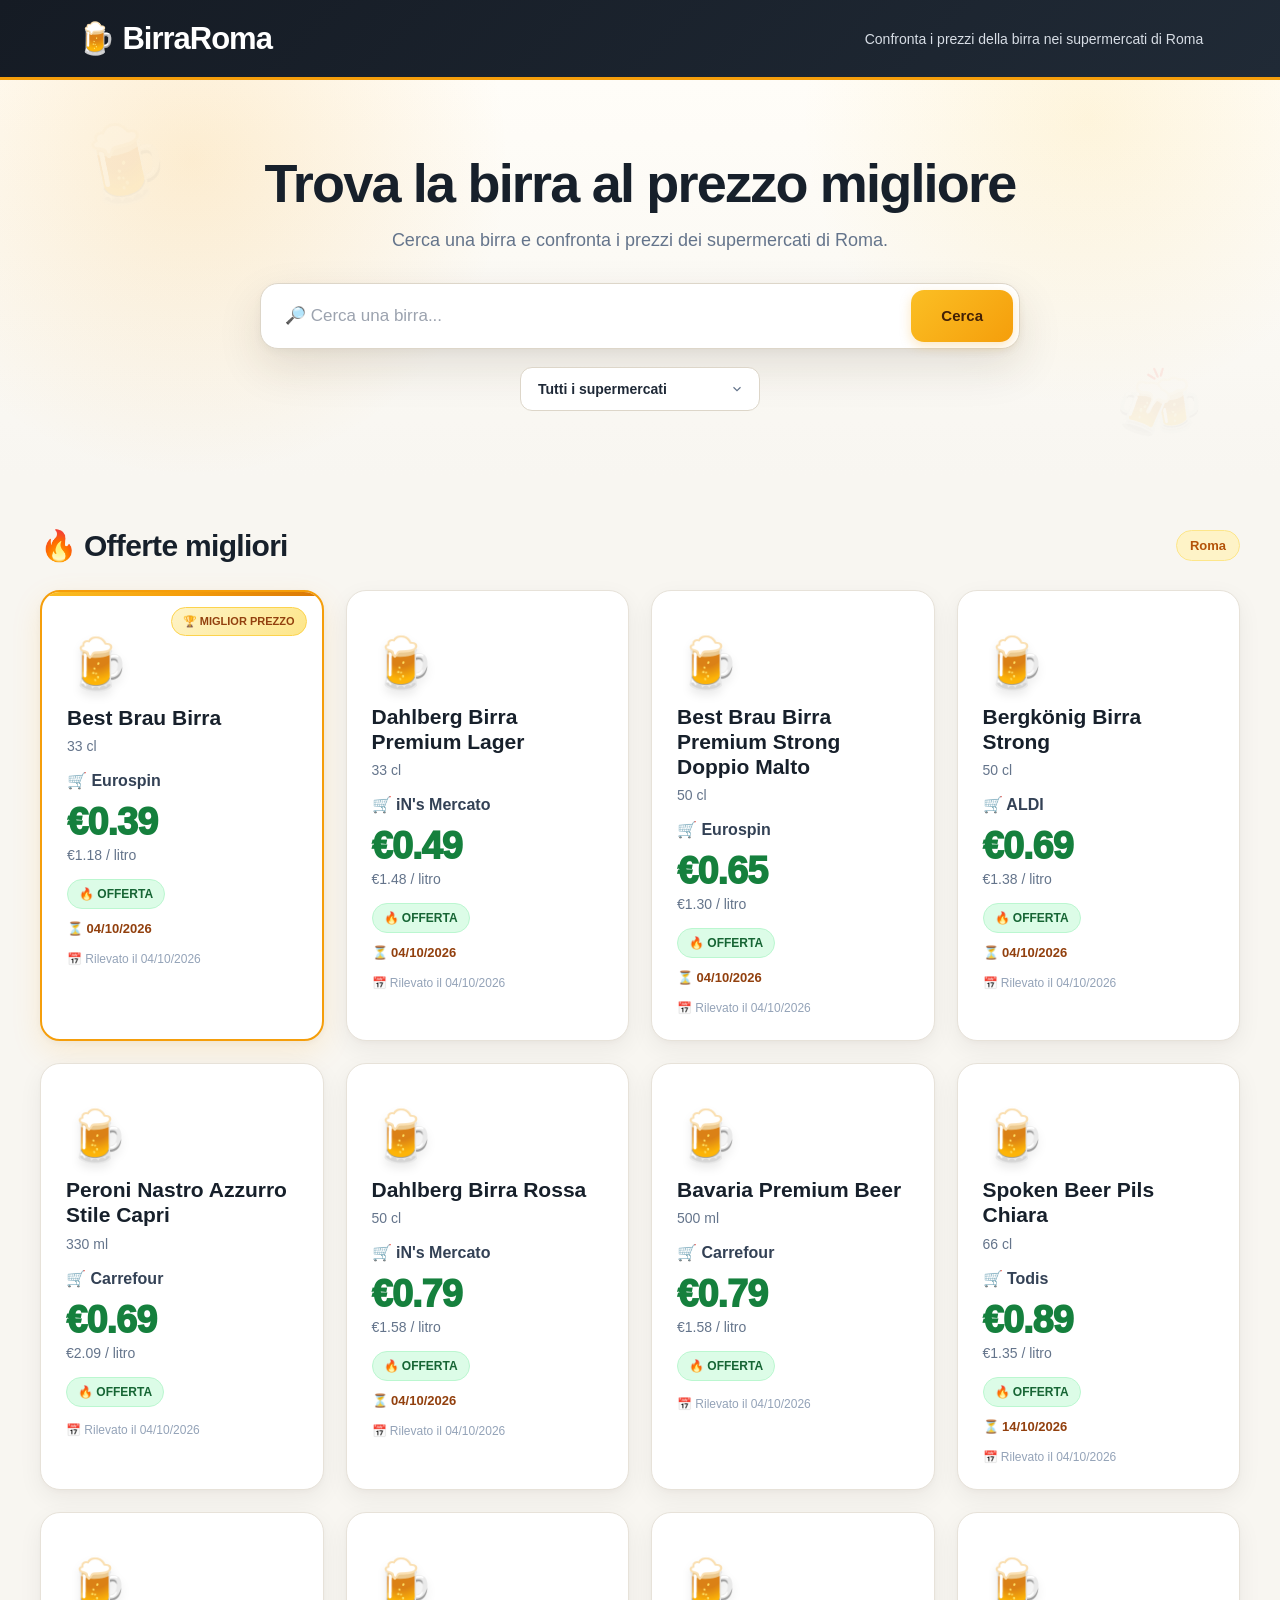
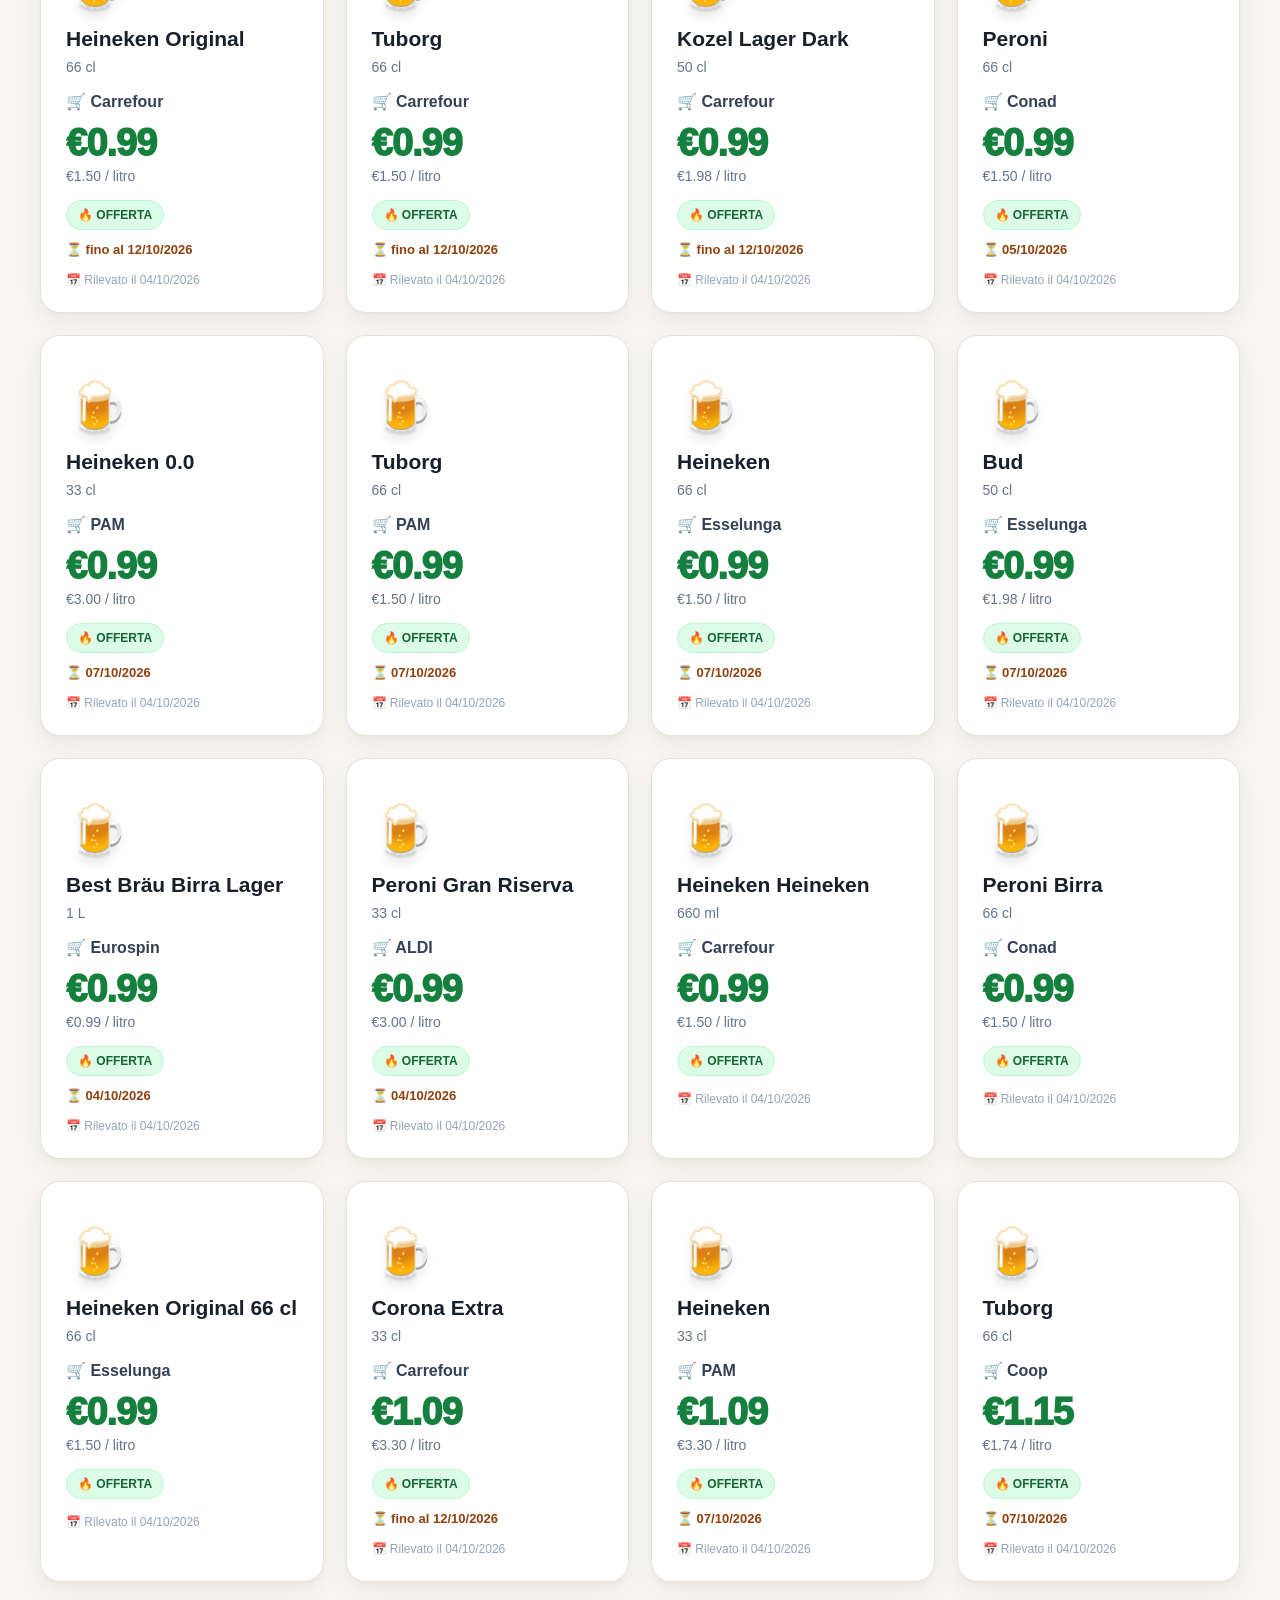
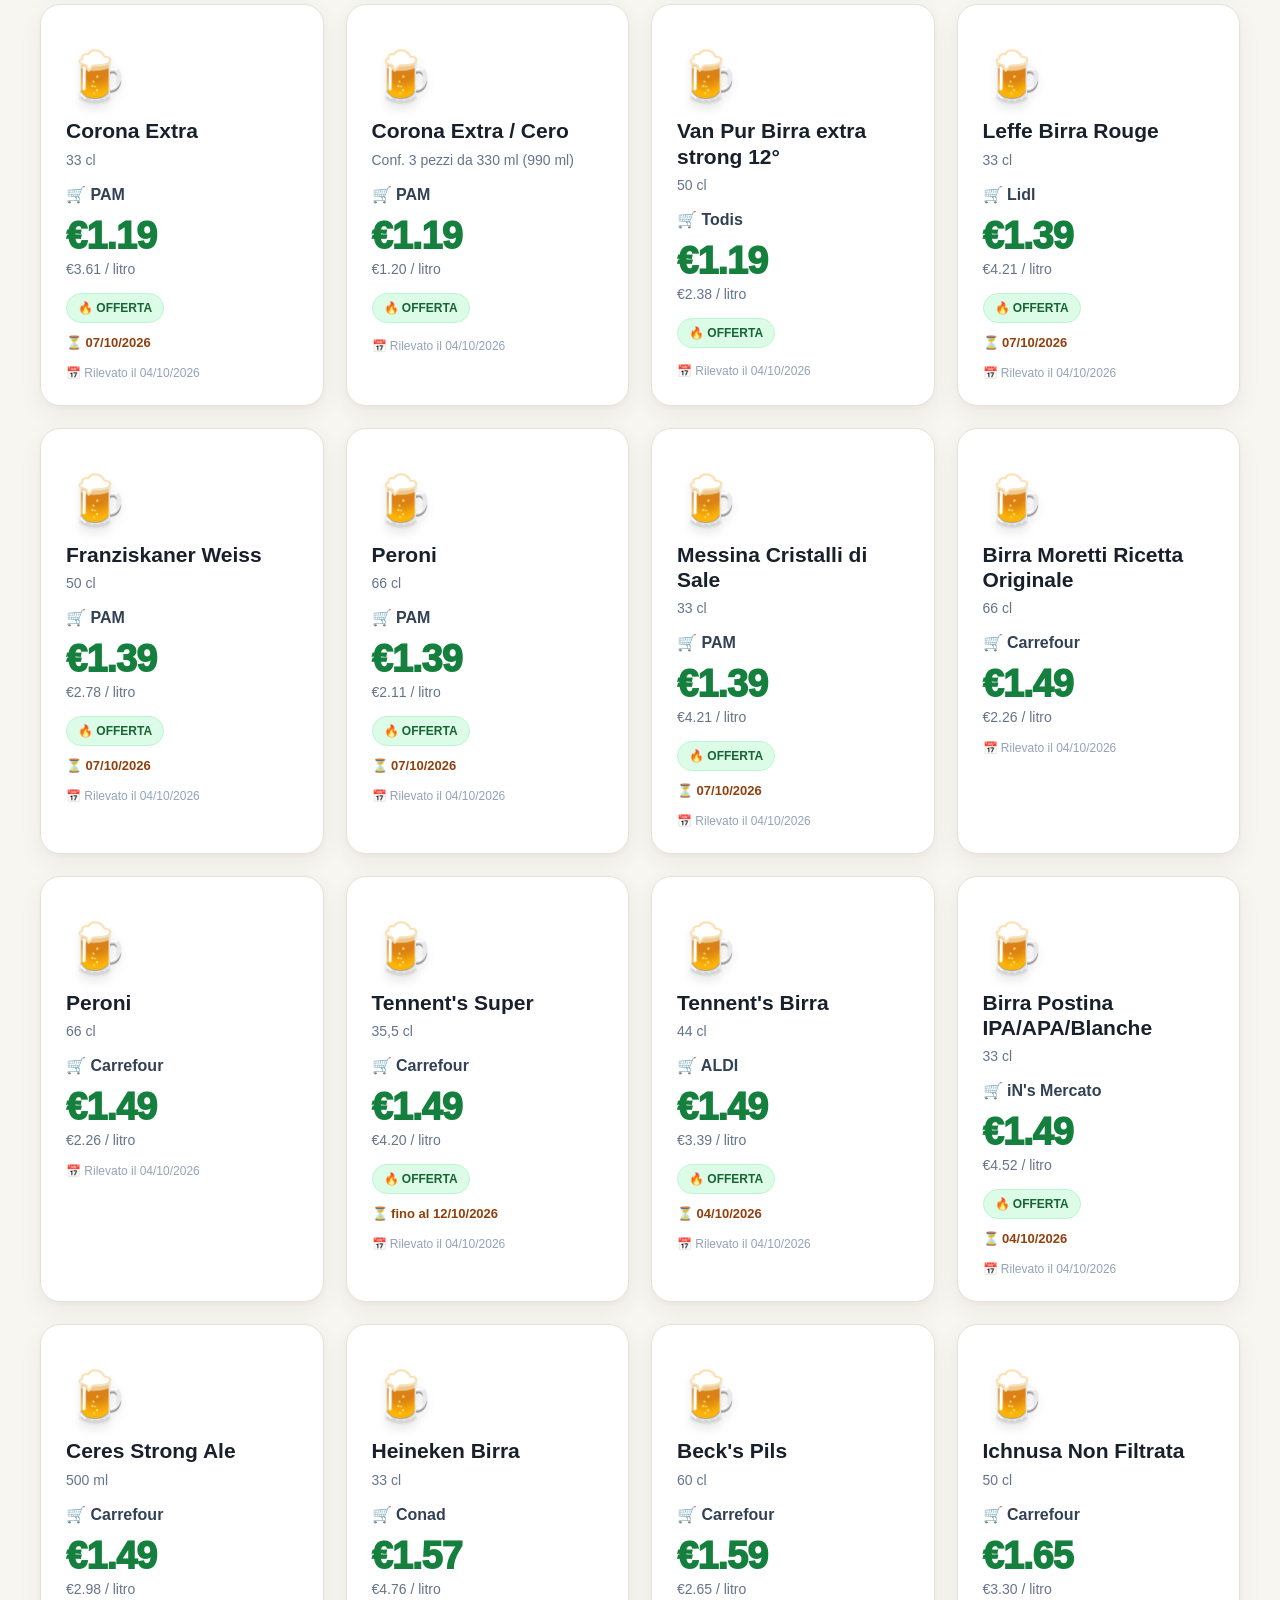
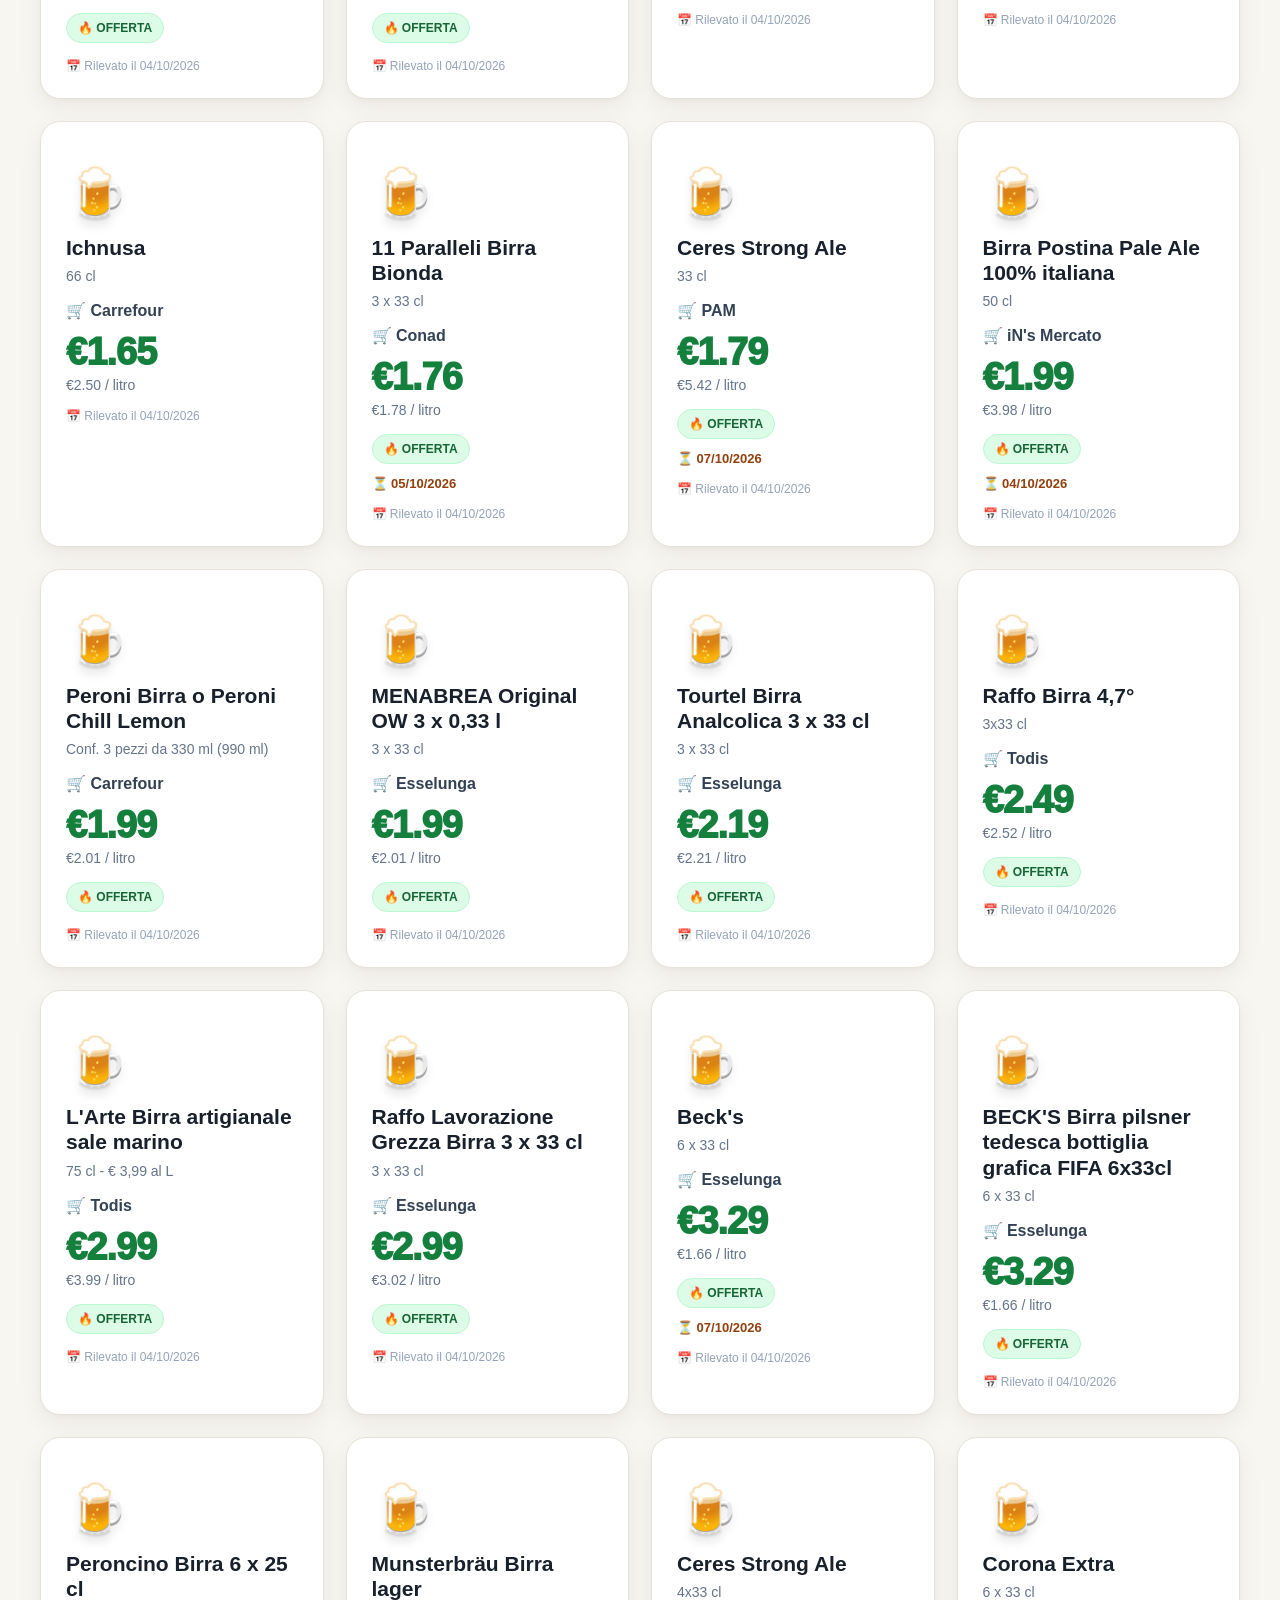
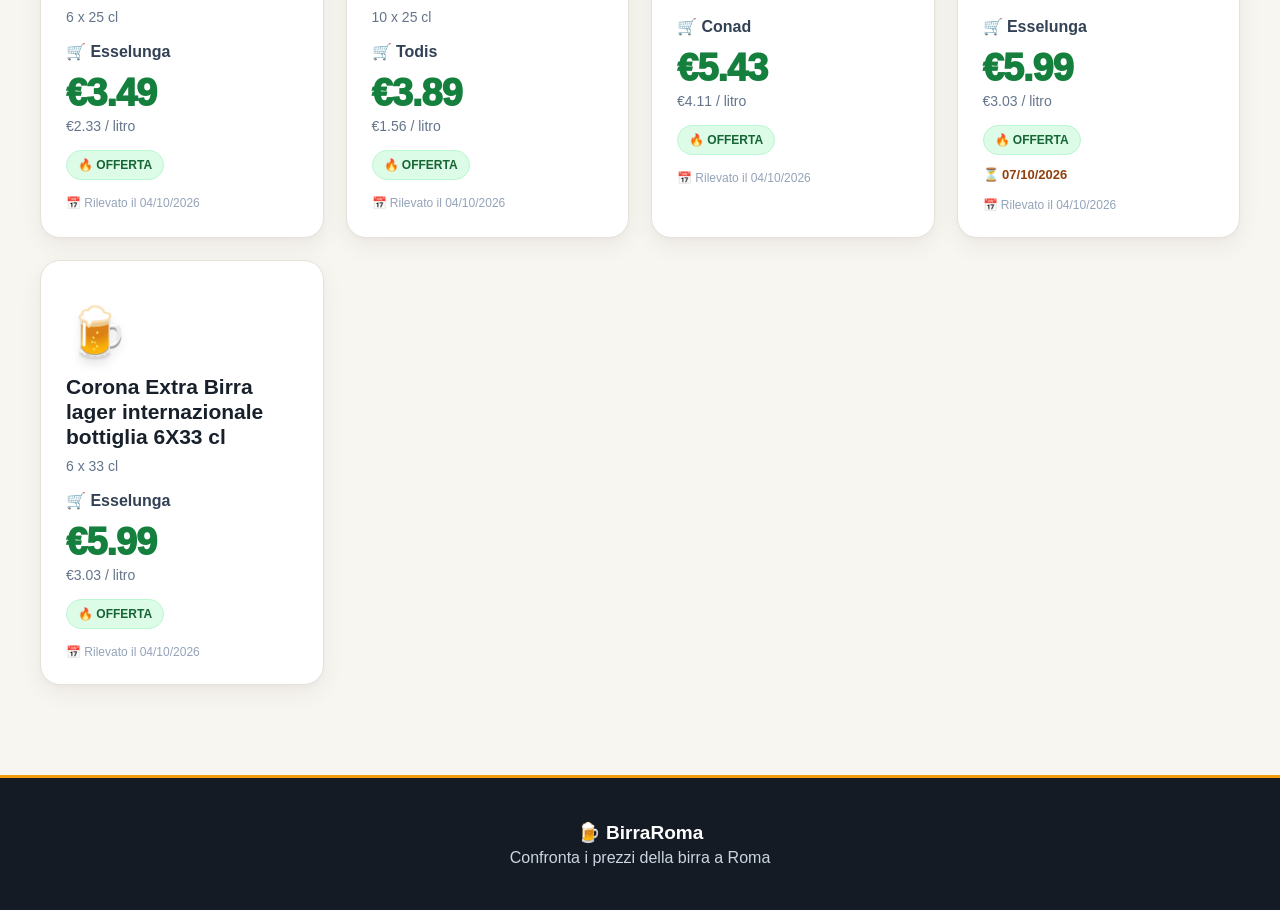
<file: index.html>
<!DOCTYPE html>
<html lang="it">
<head>
    <meta charset="UTF-8">
    <meta name="viewport" content="width=device-width, initial-scale=1.0">
    <title>BirraRoma - Confronta i prezzi della birra a Roma</title>
    <link rel="stylesheet" href="style.css">
    <link rel="icon" type="image/svg+xml" href="favicon.svg">
</head>

<body>

<header class="header">
    <div class="logo">🍺 BirraRoma</div>
    <div class="subtitle">Confronta i prezzi della birra nei supermercati di Roma</div>
</header>

<main>

    <section class="hero">
        <h1>Trova la birra al prezzo migliore</h1>
        <p>Cerca una birra e confronta i prezzi dei supermercati di Roma.</p>

        <div class="search-box">
            <input
                type="text"
                id="searchInput"
                placeholder="🔎 Cerca una birra..."
            >
            <button onclick="cercaBirra()">Cerca</button>
        </div>

        <div class="filters">
            <select id="supermarketFilter">
                <option value="Tutti">Tutti i supermercati</option>
                <option value="Carrefour">Carrefour</option>
                <option value="Conad">Conad</option>
                <option value="Coop">Coop</option>
                <option value="Lidl">Lidl</option>
                <option value="Esselunga">Esselunga</option>
                <option value="Eurospin">Eurospin</option>
                <option value="Todis">Todis</option>
                <option value="PAM">PAM</option>
                <option value="ALDI">ALDI</option>
                <option value="iN's Mercato">iN's Mercato</option>
            </select>
        </div>

        <button id="backButton" class="back-button" style="display:none;">
            ← Tutte le birre
        </button>
    </section>

    <section class="section">
        <div class="section-title">
            <h2>🔥 Offerte migliori</h2>
            <span>Roma</span>
        </div>

        <div id="results" class="beer-grid"></div>
    </section>

</main>

<footer>
    <p>🍺 BirraRoma</p>
    <p>Confronta i prezzi della birra a Roma</p>
</footer>

<script src="app.js?v=3"></script>

</body>
</html>
</file>
<file: style.css>
* {
    box-sizing: border-box;
}

:root {
    --beer: #f59e0b;
    --beer-dark: #b45309;
    --beer-light: #fef3c7;
    --dark: #17202b;
    --text: #1f2937;
    --muted: #64748b;
    --background: #f8f6f1;
    --white: #ffffff;
    --green: #15803d;
    --border: #e7e2d9;
}

html {
    scroll-behavior: smooth;
}

body {
    margin: 0;
    font-family:
        -apple-system,
        BlinkMacSystemFont,
        "SF Pro Display",
        "Helvetica Neue",
        Arial,
        sans-serif;
    background: var(--background);
    color: var(--text);
}

/* =========================
   HEADER
   ========================= */

.header {
    background:
        linear-gradient(135deg, #151b24 0%, #202a36 100%);
    color: white;
    padding: 20px 6%;
    display: flex;
    justify-content: space-between;
    align-items: center;
    gap: 25px;
    border-bottom: 3px solid var(--beer);
}

.logo {
    font-size: 31px;
    font-weight: 900;
    letter-spacing: -1px;
}

.subtitle {
    color: #d7dde5;
    font-size: 14px;
}

/* =========================
   HERO
   ========================= */

.hero {
    position: relative;
    overflow: hidden;
    text-align: center;
    padding: 75px 20px 65px;
    background:
        radial-gradient(circle at 15% 20%, rgba(245, 158, 11, 0.16), transparent 28%),
        radial-gradient(circle at 85% 10%, rgba(251, 191, 36, 0.13), transparent 25%),
        linear-gradient(180deg, #fffdf8 0%, #f8f6f1 100%);
}

.hero::before {
    content: "🍺";
    position: absolute;
    left: 6%;
    top: 40px;
    font-size: 75px;
    opacity: 0.08;
    transform: rotate(-12deg);
}

.hero::after {
    content: "🍻";
    position: absolute;
    right: 6%;
    bottom: 30px;
    font-size: 70px;
    opacity: 0.07;
    transform: rotate(10deg);
}

.hero h1 {
    position: relative;
    z-index: 1;
    font-size: clamp(34px, 5vw, 54px);
    line-height: 1.05;
    letter-spacing: -1.8px;
    margin: 0 0 18px;
    color: var(--dark);
}

.hero p {
    position: relative;
    z-index: 1;
    color: var(--muted);
    font-size: 18px;
    margin: 0 auto 32px;
    max-width: 650px;
}

/* =========================
   SEARCH
   ========================= */

.search-box {
    position: relative;
    z-index: 2;
    max-width: 760px;
    margin: auto;
    display: flex;
    padding: 6px;
    border: 1px solid #ddd6c9;
    border-radius: 18px;
    background: var(--white);
    box-shadow:
        0 18px 45px rgba(60, 45, 20, 0.12),
        0 3px 8px rgba(0, 0, 0, 0.04);
    transition: 0.2s ease;
}

.search-box:focus-within {
    border-color: var(--beer);
    box-shadow:
        0 18px 45px rgba(60, 45, 20, 0.15),
        0 0 0 4px rgba(245, 158, 11, 0.12);
}

.search-box input {
    flex: 1;
    min-width: 0;
    border: 0;
    outline: none;
    background: transparent;
    padding: 16px 18px;
    font-size: 17px;
    color: var(--text);
}

.search-box input::placeholder {
    color: #9ca3af;
}

.search-box button {
    border: 0;
    border-radius: 13px;
    padding: 0 30px;
    background: linear-gradient(135deg, #fbbf24, #f59e0b);
    color: #422006;
    font-weight: 900;
    font-size: 15px;
    cursor: pointer;
    box-shadow: 0 4px 12px rgba(245, 158, 11, 0.25);
    transition: 0.18s ease;
}

.search-box button:hover {
    transform: translateY(-1px);
    box-shadow: 0 7px 18px rgba(245, 158, 11, 0.3);
}

.search-box button:active {
    transform: translateY(0);
}

/* =========================
   FILTER
   ========================= */

.filters {
    position: relative;
    z-index: 2;
    margin: 18px auto 0;
}

.filters select {
    appearance: none;
    min-width: 240px;
    padding: 13px 42px 13px 17px;
    border: 1px solid #ddd6c9;
    border-radius: 12px;
    background:
        white
        url("data:image/svg+xml,%3Csvg xmlns='http://www.w3.org/2000/svg' width='14' height='14' viewBox='0 0 24 24' fill='none' stroke='%2364748b' stroke-width='2'%3E%3Cpath d='m6 9 6 6 6-6'/%3E%3C/svg%3E")
        no-repeat right 15px center;
    color: var(--text);
    font-size: 14px;
    font-weight: 700;
    cursor: pointer;
    outline: none;
}

.filters select:focus {
    border-color: var(--beer);
    box-shadow: 0 0 0 4px rgba(245, 158, 11, 0.1);
}

.back-button {
    position: relative;
    z-index: 2;
    margin-top: 20px;
    border: 1px solid #d6d3d1;
    background: white;
    color: var(--dark);
    padding: 11px 18px;
    border-radius: 11px;
    font-weight: 800;
    cursor: pointer;
}

/* =========================
   CONTENT
   ========================= */

.section {
    max-width: 1250px;
    margin: auto;
    padding: 52px 25px 90px;
}

.section-title {
    display: flex;
    justify-content: space-between;
    align-items: center;
    gap: 20px;
    margin-bottom: 27px;
}

.section-title h2 {
    margin: 0;
    font-size: 30px;
    letter-spacing: -0.7px;
    color: var(--dark);
}

.section-title span {
    background: var(--beer-light);
    color: var(--beer-dark);
    border: 1px solid #fde68a;
    padding: 7px 13px;
    border-radius: 999px;
    font-size: 13px;
    font-weight: 800;
}

/* =========================
   BEER CARDS
   ========================= */

.beer-grid {
    display: grid;
    grid-template-columns: repeat(auto-fit, minmax(275px, 1fr));
    gap: 22px;
}

.beer-card {
    position: relative;
    overflow: hidden;
    background: var(--white);
    border-radius: 20px;
    padding: 25px;
    border: 1px solid var(--border);
    box-shadow:
        0 8px 25px rgba(30, 25, 15, 0.06),
        0 2px 5px rgba(0, 0, 0, 0.025);
    transition:
        transform 0.2s ease,
        box-shadow 0.2s ease,
        border-color 0.2s ease;
}

.beer-card::before {
    content: "";
    position: absolute;
    left: 0;
    top: 0;
    width: 100%;
    height: 4px;
    background: linear-gradient(90deg, #fbbf24, #f59e0b, #d97706);
    opacity: 0;
    transition: 0.2s ease;
}

.beer-card:hover {
    transform: translateY(-5px);
    border-color: #f1d28b;
    box-shadow:
        0 16px 35px rgba(50, 40, 20, 0.1),
        0 4px 8px rgba(0, 0, 0, 0.04);
}

.beer-card:hover::before {
    opacity: 1;
}

.best-price {
    border: 2px solid #f59e0b;
    box-shadow:
        0 10px 30px rgba(245, 158, 11, 0.13),
        0 2px 6px rgba(0, 0, 0, 0.04);
}

.best-price::before {
    opacity: 1;
}

.best-badge {
    position: absolute;
    top: 15px;
    right: 15px;
    background: linear-gradient(135deg, #fef3c7, #fde68a);
    color: #92400e;
    padding: 7px 11px;
    border-radius: 999px;
    font-size: 11px;
    font-weight: 900;
    border: 1px solid #fcd34d;
}

.beer-icon {
    font-size: 50px;
    margin: 18px 0 12px;
    filter: drop-shadow(0 5px 4px rgba(0, 0, 0, 0.08));
}

.beer-card h3 {
    font-size: 21px;
    line-height: 1.2;
    margin: 0 0 8px;
    color: var(--dark);
}

.format {
    color: var(--muted);
    margin-bottom: 17px;
    font-size: 14px;
}

.supermarket {
    font-weight: 800;
    margin-bottom: 13px;
    color: #334155;
}

.price {
    font-size: 38px;
    line-height: 1;
    font-weight: 950;
    color: var(--green);
    letter-spacing: -1px;
}

.price-liter {
    color: var(--muted);
    font-size: 14px;
    margin-top: 6px;
}

.offer {
    display: inline-block;
    margin-top: 16px;
    background: #dcfce7;
    color: #166534;
    padding: 7px 11px;
    border-radius: 999px;
    font-weight: 900;
    font-size: 12px;
    border: 1px solid #bbf7d0;
}

.validity {
    margin-top: 12px;
    font-size: 13px;
    color: #92400e;
    font-weight: 700;
}

.date {
    margin-top: 16px;
    color: #94a3b8;
    font-size: 12px;
}

/* =========================
   EMPTY / ERROR
   ========================= */

.error-box,
.empty-box {
    background: white;
    padding: 40px 25px;
    border-radius: 18px;
    text-align: center;
    border: 1px solid var(--border);
    box-shadow: 0 8px 25px rgba(0, 0, 0, 0.05);
    color: var(--muted);
}

/* =========================
   FOOTER
   ========================= */

footer {
    background: #151b24;
    color: #cbd5e1;
    text-align: center;
    padding: 38px 20px;
    border-top: 3px solid var(--beer);
}

footer p {
    margin: 5px 0;
}

footer p:first-child {
    color: white;
    font-size: 19px;
    font-weight: 900;
}

/* =========================
   MOBILE
   ========================= */

@media (max-width: 700px) {

    .header {
        flex-direction: column;
        gap: 7px;
        text-align: center;
        padding: 18px 20px;
    }

    .logo {
        font-size: 27px;
    }

    .subtitle {
        font-size: 13px;
    }

    .hero {
        padding: 55px 16px 48px;
    }

    .hero::before,
    .hero::after {
        display: none;
    }

    .hero h1 {
        font-size: 35px;
        letter-spacing: -1px;
    }

    .hero p {
        font-size: 16px;
        line-height: 1.5;
    }

    .search-box {
        flex-direction: column;
        gap: 6px;
        padding: 6px;
    }

    .search-box input {
        padding: 15px;
        text-align: center;
    }

    .search-box button {
        padding: 14px;
    }

    .filters select {
        width: 100%;
        min-width: 0;
    }

    .section {
        padding: 38px 16px 65px;
    }

    .section-title {
        align-items: flex-start;
    }

    .section-title h2 {
        font-size: 25px;
    }

    .beer-grid {
        grid-template-columns: 1fr;
        gap: 17px;
    }

    .beer-card {
        padding: 22px;
    }
}
</file>
